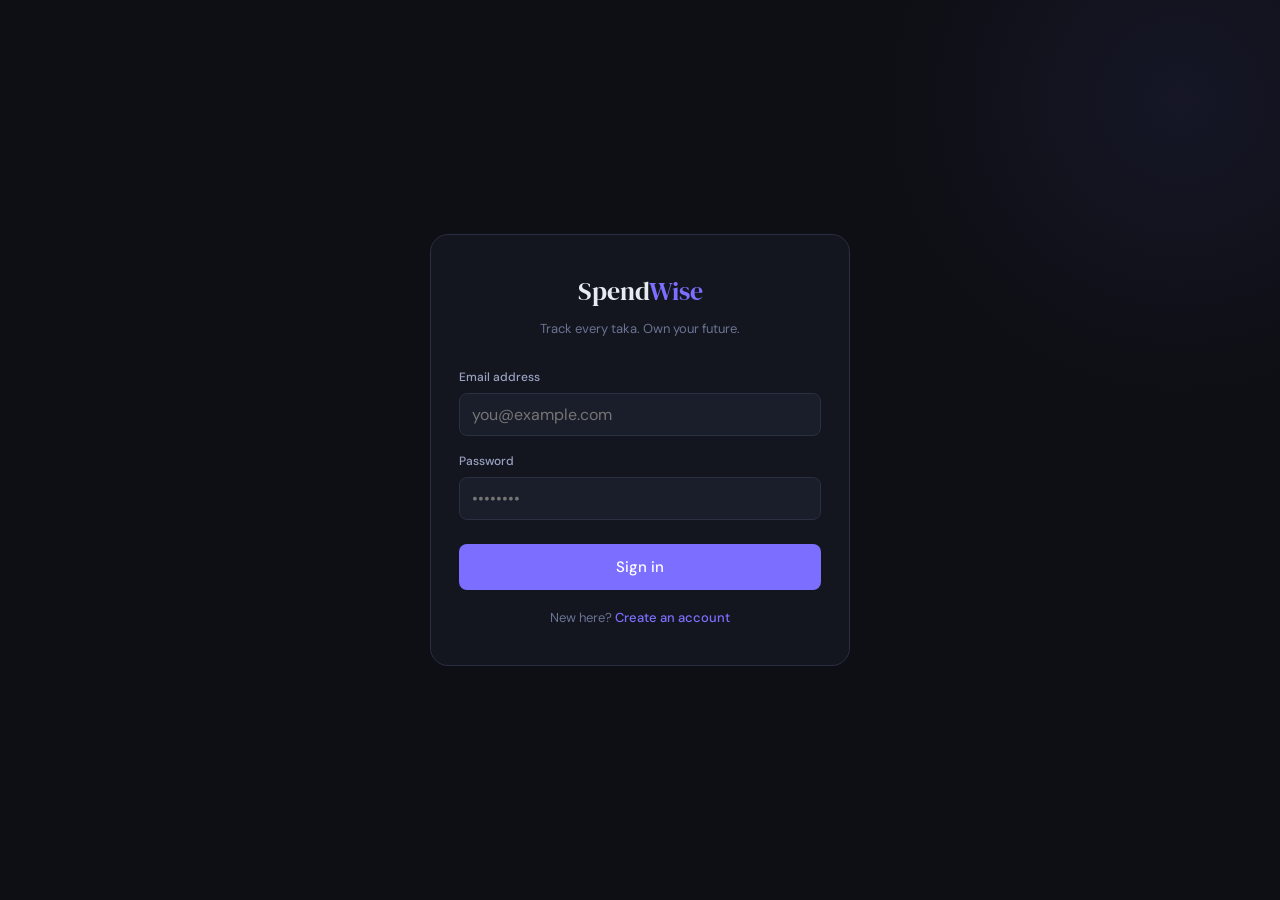
<file: frontend/index.html>
<!DOCTYPE html>
<html lang="en">
<head>
  <meta charset="UTF-8"/>
  <meta name="viewport" content="width=device-width, initial-scale=1.0"/>
  <meta name="theme-color" content="#0d0f14"/>
  <title>SpendWise — Sign In</title>
  <link rel="stylesheet" href="style.css"/>
</head>
<body>
<div class="auth-page">

  <!-- LOGIN -->
  <div class="auth-card" id="panel-login">
    <div class="auth-logo">Spend<span>Wise</span></div>
    <p class="auth-tagline">Track every taka. Own your future.</p>
    <form id="form-login" autocomplete="on">
      <div class="form-group">
        <label for="login-email">Email address</label>
        <input type="email" id="login-email" placeholder="you@example.com" required autocomplete="email"/>
      </div>
      <div class="form-group">
        <label for="login-password">Password</label>
        <input type="password" id="login-password" placeholder="••••••••" required autocomplete="current-password"/>
      </div>
      <button type="submit" class="btn btn-primary w-full" id="btn-login"
              style="margin-top:8px;height:46px;font-size:15px;">Sign in</button>
    </form>
    <p class="auth-switch">New here? <a href="#" id="show-register">Create an account</a></p>
  </div>

  <!-- REGISTER -->
  <div class="auth-card hidden" id="panel-register">
    <div class="auth-logo">Spend<span>Wise</span></div>
    <p class="auth-tagline">Start your financial journey today.</p>
    <form id="form-register" autocomplete="on">
      <div class="form-group">
        <label for="reg-name">Full name</label>
        <input type="text" id="reg-name" placeholder="Jane Doe" required autocomplete="name"/>
      </div>
      <div class="form-group">
        <label for="reg-email">Email address</label>
        <input type="email" id="reg-email" placeholder="you@example.com" required autocomplete="email"/>
      </div>
      <div class="form-group">
        <label for="reg-password">Password <span class="text-muted" style="font-weight:400;">(min 6 chars)</span></label>
        <input type="password" id="reg-password" placeholder="••••••••" required minlength="6" autocomplete="new-password"/>
      </div>
      <button type="submit" class="btn btn-primary w-full" id="btn-register"
              style="margin-top:8px;height:46px;font-size:15px;">Create account</button>
    </form>
    <p class="auth-switch">Already have an account? <a href="#" id="show-login">Sign in</a></p>
  </div>

</div>
<script src="app.js"></script>
<script>
  if (Auth.isLoggedIn()) window.location.href = 'dashboard.html';

  document.getElementById('show-register').addEventListener('click', e => {
    e.preventDefault();
    document.getElementById('panel-login').classList.add('hidden');
    document.getElementById('panel-register').classList.remove('hidden');
  });
  document.getElementById('show-login').addEventListener('click', e => {
    e.preventDefault();
    document.getElementById('panel-register').classList.add('hidden');
    document.getElementById('panel-login').classList.remove('hidden');
  });

  document.getElementById('form-login').addEventListener('submit', async e => {
    e.preventDefault();
    const btn = document.getElementById('btn-login');
    btn.disabled = true; btn.innerHTML = '<span class="spinner"></span>';
    try {
      const res = await api.post('/auth/login', {
        email: document.getElementById('login-email').value.trim(),
        password: document.getElementById('login-password').value
      });
      Auth.save(res.data.token, { id: res.data.userId, name: res.data.name, email: res.data.email });
      Toast.success('Welcome back, ' + res.data.name + '!');
      setTimeout(() => window.location.href = 'dashboard.html', 500);
    } catch (err) {
      Toast.error(err.message || 'Login failed');
      btn.disabled = false; btn.innerHTML = 'Sign in';
    }
  });

  document.getElementById('form-register').addEventListener('submit', async e => {
    e.preventDefault();
    const btn = document.getElementById('btn-register');
    btn.disabled = true; btn.innerHTML = '<span class="spinner"></span>';
    try {
      const res = await api.post('/auth/register', {
        name: document.getElementById('reg-name').value.trim(),
        email: document.getElementById('reg-email').value.trim(),
        password: document.getElementById('reg-password').value
      });
      Auth.save(res.data.token, { id: res.data.userId, name: res.data.name, email: res.data.email });
      Toast.success('Account created! Welcome, ' + res.data.name + '!');
      setTimeout(() => window.location.href = 'dashboard.html', 500);
    } catch (err) {
      Toast.error(err.message || 'Registration failed');
      btn.disabled = false; btn.innerHTML = 'Create account';
    }
  });
</script>
</body>
</html>
</file>
<file: frontend/style.css>
@import url('https://fonts.googleapis.com/css2?family=DM+Serif+Display:ital@0;1&family=DM+Sans:ital,opsz,wght@0,9..40,300;0,9..40,400;0,9..40,500;0,9..40,600;1,9..40,300&display=swap');

:root {
  --bg:          #0d0f14;
  --surface:     #13161e;
  --surface-2:   #1a1e2a;
  --surface-3:   #222738;
  --border:      #2a2f42;
  --border-2:    #353c56;
  --text:        #e8eaf2;
  --text-muted:  #6b7394;
  --text-dim:    #9ba3c4;
  --accent:      #7c6fff;
  --accent-2:    #5e56e0;
  --accent-glow: rgba(124,111,255,0.18);
  --income:      #34d87a;
  --income-bg:   rgba(52,216,122,0.12);
  --expense:     #ff5e7e;
  --expense-bg:  rgba(255,94,126,0.12);
  --warning:     #f5a623;
  --warning-bg:  rgba(245,166,35,0.12);
  --radius:      12px;
  --radius-sm:   8px;
  --radius-lg:   18px;
  --sidebar-w:   240px;
  --header-h:    60px;
  --font-serif:  'DM Serif Display', Georgia, serif;
  --font-sans:   'DM Sans', system-ui, sans-serif;
  --transition:  .18s cubic-bezier(.4,0,.2,1);
}

/* ── Reset ─────────────────────────────────────────────────────────────── */
*, *::before, *::after { box-sizing: border-box; margin: 0; padding: 0; }
html { scroll-behavior: smooth; }

html, body {
  background: #0d0f14 !important;
  color: #e8eaf2;
  min-height: 100vh;
  font-family: 'DM Sans', system-ui, sans-serif;
  font-size: 15px;
  line-height: 1.6;
  -webkit-font-smoothing: antialiased;
  overflow-x: hidden;
}

/* ── App Layout ─────────────────────────────────────────────────────────── */
.app-layout {
  display: flex;
  min-height: 100vh;
  background: #0d0f14;
}

/* ── Sidebar ────────────────────────────────────────────────────────────── */
.sidebar {
  width: var(--sidebar-w);
  background: var(--surface);
  border-right: 1px solid var(--border);
  display: flex;
  flex-direction: column;
  position: fixed;
  top: 0; left: 0; bottom: 0;
  z-index: 300;
  transition: transform .25s cubic-bezier(.4,0,.2,1);
  overflow-y: auto;
  overflow-x: hidden;
}

.sidebar-logo { padding: 24px 20px 18px; border-bottom: 1px solid var(--border); flex-shrink: 0; }
.sidebar-logo .brand { font-family: var(--font-serif); font-size: 22px; color: var(--text); }
.sidebar-logo .brand span { color: var(--accent); }

.sidebar-user {
  padding: 14px 16px;
  display: flex; align-items: center; gap: 10px;
  border-bottom: 1px solid var(--border);
  flex-shrink: 0;
}

.user-avatar {
  width: 34px; height: 34px; border-radius: 50%;
  background: linear-gradient(135deg, var(--accent), #5e56e0);
  display: flex; align-items: center; justify-content: center;
  font-size: 13px; font-weight: 600; color: #fff; flex-shrink: 0;
}

.user-info { min-width: 0; }
.user-info .name  { font-size: 13px; font-weight: 500; white-space: nowrap; overflow: hidden; text-overflow: ellipsis; color: var(--text); line-height: 1.2; }
.user-info .email { font-size: 11px; color: var(--text-muted); white-space: nowrap; overflow: hidden; text-overflow: ellipsis; }

.sidebar-nav { flex: 1; padding: 10px; display: flex; flex-direction: column; gap: 2px; overflow-y: auto; }

.nav-section-label { font-size: 10px; font-weight: 600; letter-spacing: 1px; color: var(--text-muted); text-transform: uppercase; padding: 10px 8px 6px; }

.nav-link {
  display: flex; align-items: center; gap: 10px;
  padding: 10px 12px; border-radius: var(--radius-sm);
  color: var(--text-dim); text-decoration: none;
  font-size: 14px; font-weight: 400;
  transition: background var(--transition), color var(--transition);
  -webkit-tap-highlight-color: transparent;
}
.nav-link .nav-icon { width: 18px; height: 18px; opacity: 0.7; flex-shrink: 0; }
.nav-link:hover  { background: var(--surface-2); color: var(--text); }
.nav-link.active { background: var(--accent-glow); color: var(--accent); font-weight: 500; }
.nav-link.active .nav-icon { opacity: 1; }

.sidebar-footer { padding: 12px; border-top: 1px solid var(--border); flex-shrink: 0; }

/* ── Sidebar Overlay ────────────────────────────────────────────────────── */
.sidebar-overlay {
  display: none;
  position: fixed; inset: 0;
  background: rgba(0,0,0,0.6);
  z-index: 299;
  backdrop-filter: blur(2px);
}
.sidebar-overlay.active { display: block; }

/* ── Main Content ───────────────────────────────────────────────────────── */
.main-content {
  margin-left: var(--sidebar-w);
  flex: 1;
  display: flex;
  flex-direction: column;
  min-height: 100vh;
  min-width: 0;
  background: var(--bg);
}

/* ── Page Header ────────────────────────────────────────────────────────── */
.page-header {
  height: var(--header-h);
  padding: 0 28px;
  display: flex; align-items: center; gap: 12px;
  border-bottom: 1px solid var(--border);
  background: var(--surface);
  position: sticky; top: 0; z-index: 50;
}

.page-title { font-family: var(--font-serif); font-size: 20px; font-weight: 400; min-width: 0; flex: 1; }
.page-title .subtitle { font-family: var(--font-sans); font-size: 12px; color: var(--text-muted); font-weight: 400; }

.header-actions { display: flex; align-items: center; gap: 8px; flex-shrink: 0; }

.page-body { padding: 24px 28px; flex: 1; }

/* ── Cards ──────────────────────────────────────────────────────────────── */
.card { background: var(--surface); border: 1px solid var(--border); border-radius: var(--radius); padding: 20px; }
.card-title { font-size: 11px; font-weight: 600; letter-spacing: 0.8px; text-transform: uppercase; color: var(--text-muted); margin-bottom: 12px; }

/* ── Stats Grid ─────────────────────────────────────────────────────────── */
.stats-grid {
  display: grid;
  grid-template-columns: repeat(3, 1fr);
  gap: 14px;
  margin-bottom: 20px;
}

.stat-card {
  background: var(--surface); border: 1px solid var(--border);
  border-radius: var(--radius); padding: 18px 20px;
  position: relative; overflow: hidden;
}
.stat-card::before { content: ''; position: absolute; top: 0; left: 0; right: 0; height: 3px; }
.stat-card.income::before  { background: var(--income); }
.stat-card.expense::before { background: var(--expense); }
.stat-card.balance::before { background: var(--accent); }

.stat-label { font-size: 11px; font-weight: 600; letter-spacing: 0.8px; text-transform: uppercase; color: var(--text-muted); margin-bottom: 8px; }
.stat-value { font-family: var(--font-serif); font-size: 26px; letter-spacing: -0.8px; line-height: 1; word-break: break-all; }
.stat-value.income  { color: var(--income); }
.stat-value.expense { color: var(--expense); }
.stat-value.balance { color: var(--accent); }
.stat-sub { font-size: 12px; color: var(--text-muted); margin-top: 6px; }

/* ── Charts Grid ────────────────────────────────────────────────────────── */
.charts-grid { display: grid; grid-template-columns: 2fr 1fr; gap: 14px; margin-bottom: 20px; }
.chart-container { position: relative; height: 220px; }

/* ── Bottom Row ─────────────────────────────────────────────────────────── */
.bottom-row { display: grid; grid-template-columns: 1fr 1fr; gap: 14px; }

/* ── Table ──────────────────────────────────────────────────────────────── */
.table-wrapper { overflow-x: auto; -webkit-overflow-scrolling: touch; }
table { width: 100%; border-collapse: collapse; min-width: 580px; }
thead th { padding: 10px 12px; text-align: left; font-size: 11px; font-weight: 600; letter-spacing: 0.8px; text-transform: uppercase; color: var(--text-muted); border-bottom: 1px solid var(--border); white-space: nowrap; }
tbody tr { border-bottom: 1px solid var(--border); transition: background var(--transition); }
tbody tr:last-child { border-bottom: none; }
tbody tr:hover { background: var(--surface-2); }
tbody td { padding: 11px 12px; font-size: 14px; color: var(--text); }

/* ── Badges ─────────────────────────────────────────────────────────────── */
.badge { display: inline-flex; align-items: center; gap: 4px; padding: 3px 9px; border-radius: 999px; font-size: 11px; font-weight: 600; text-transform: capitalize; white-space: nowrap; }
.badge-income    { background: var(--income-bg);  color: var(--income); }
.badge-expense   { background: var(--expense-bg); color: var(--expense); }
.badge-recurring { background: rgba(124,111,255,0.15); color: var(--accent); }
.badge-warning   { background: var(--warning-bg); color: var(--warning); }

/* ── Buttons ────────────────────────────────────────────────────────────── */
.btn {
  display: inline-flex; align-items: center; justify-content: center; gap: 6px;
  padding: 9px 16px; border-radius: var(--radius-sm);
  font-family: var(--font-sans); font-size: 14px; font-weight: 500;
  cursor: pointer; border: none;
  transition: all var(--transition);
  white-space: nowrap; text-decoration: none;
  -webkit-tap-highlight-color: transparent; touch-action: manipulation;
}
.btn-primary { background: var(--accent); color: #fff; }
.btn-primary:hover  { background: var(--accent-2); }
.btn-ghost { background: transparent; color: var(--text-dim); border: 1px solid var(--border); }
.btn-ghost:hover { background: var(--surface-2); color: var(--text); }
.btn-danger { background: transparent; color: var(--expense); border: 1px solid rgba(255,94,126,0.3); }
.btn-danger:hover { background: var(--expense-bg); }
.btn-sm   { padding: 6px 12px; font-size: 12px; }
.btn-icon { padding: 7px; width: 32px; height: 32px; }

/* ── Forms ──────────────────────────────────────────────────────────────── */
.form-group { margin-bottom: 16px; }
label { display: block; font-size: 12px; font-weight: 500; color: var(--text-dim); margin-bottom: 6px; }
input, select, textarea {
  width: 100%; background: var(--surface-2); border: 1px solid var(--border);
  border-radius: var(--radius-sm); color: var(--text);
  font-family: var(--font-sans); font-size: 16px;
  padding: 10px 12px; outline: none;
  transition: border-color var(--transition), box-shadow var(--transition);
  appearance: auto;
}
input:focus, select:focus, textarea:focus { border-color: var(--accent); box-shadow: 0 0 0 3px var(--accent-glow); }
select option { background: var(--surface-2); color: var(--text); }
textarea { resize: vertical; min-height: 80px; }
.form-row   { display: grid; grid-template-columns: 1fr 1fr; gap: 14px; }
.form-row-3 { display: grid; grid-template-columns: 1fr 1fr 1fr; gap: 14px; }
.checkbox-group { display: flex; align-items: center; gap: 8px; }
.checkbox-group input[type="checkbox"] { width: 18px; height: 18px; accent-color: var(--accent); cursor: pointer; flex-shrink: 0; }
.checkbox-group label { margin: 0; font-size: 14px; cursor: pointer; }

/* ── Filters ────────────────────────────────────────────────────────────── */
.filters-bar {
  display: flex; flex-wrap: wrap; gap: 10px;
  margin-bottom: 18px; padding: 14px 16px;
  background: var(--surface); border: 1px solid var(--border); border-radius: var(--radius);
}
.filters-bar input,
.filters-bar select { width: auto; flex: 1; min-width: 130px; padding: 8px 12px; font-size: 14px; }
.filter-keyword { flex: 2 1 220px !important; }
.filter-actions { display: flex; gap: 8px; flex-shrink: 0; }

/* ── Progress Bar ───────────────────────────────────────────────────────── */
.progress-bar { height: 8px; background: var(--surface-3); border-radius: 999px; overflow: hidden; margin: 8px 0; }
.progress-fill { height: 100%; border-radius: 999px; transition: width .5s ease; background: var(--accent); }
.progress-fill.over    { background: var(--expense); }
.progress-fill.warning { background: var(--warning); }

/* ── Pagination ─────────────────────────────────────────────────────────── */
.pagination { display: flex; align-items: center; justify-content: center; gap: 4px; margin-top: 16px; flex-wrap: wrap; padding: 8px; }
.page-btn { width: 34px; height: 34px; display: flex; align-items: center; justify-content: center; border-radius: var(--radius-sm); border: 1px solid var(--border); background: transparent; color: var(--text-dim); cursor: pointer; font-size: 13px; transition: all var(--transition); touch-action: manipulation; }
.page-btn:hover  { background: var(--surface-2); color: var(--text); }
.page-btn.active { background: var(--accent); border-color: var(--accent); color: #fff; }
.page-btn:disabled { opacity: 0.4; cursor: not-allowed; }

/* ── Modal ──────────────────────────────────────────────────────────────── */
.modal-overlay {
  position: fixed; inset: 0;
  background: rgba(0,0,0,0.65); backdrop-filter: blur(4px);
  z-index: 400;
  display: flex; align-items: flex-end; justify-content: center;
  opacity: 0; pointer-events: none;
  transition: opacity .2s ease;
}
.modal-overlay.open { opacity: 1; pointer-events: all; }
.modal {
  background: var(--surface); border: 1px solid var(--border);
  border-radius: var(--radius-lg) var(--radius-lg) 0 0;
  padding: 0 20px 36px;
  width: 100%; max-height: 92vh;
  overflow-y: auto; -webkit-overflow-scrolling: touch;
  transform: translateY(100%);
  transition: transform .28s cubic-bezier(.4,0,.2,1);
}
.modal-overlay.open .modal { transform: translateY(0); }
.modal-handle { width: 36px; height: 4px; background: var(--border-2); border-radius: 2px; margin: 14px auto 18px; }
.modal-header { display: flex; align-items: center; justify-content: space-between; margin-bottom: 20px; }
.modal-title  { font-family: var(--font-serif); font-size: 20px; font-weight: 400; }
.modal-close  { width: 30px; height: 30px; border: none; background: var(--surface-2); border-radius: 50%; color: var(--text-muted); cursor: pointer; display: flex; align-items: center; justify-content: center; font-size: 16px; }
.modal-footer { display: flex; justify-content: flex-end; gap: 10px; margin-top: 20px; padding-top: 16px; border-top: 1px solid var(--border); }

/* ── Auth ───────────────────────────────────────────────────────────────── */
.auth-page {
  min-height: 100vh; display: flex; align-items: center; justify-content: center;
  padding: 16px; background: var(--bg); position: relative; overflow: hidden;
}
.auth-page::before {
  content: ''; position: absolute; width: 600px; height: 600px; border-radius: 50%;
  background: radial-gradient(circle, rgba(124,111,255,0.08), transparent 70%);
  top: -200px; right: -200px; pointer-events: none;
}
.auth-card { background: var(--surface); border: 1px solid var(--border); border-radius: var(--radius-lg); padding: 36px 28px; width: 100%; max-width: 420px; }
.auth-logo { font-family: var(--font-serif); font-size: 26px; text-align: center; margin-bottom: 6px; }
.auth-logo span { color: var(--accent); }
.auth-tagline { text-align: center; color: var(--text-muted); font-size: 13px; margin-bottom: 28px; }
.auth-switch { text-align: center; font-size: 13px; color: var(--text-muted); margin-top: 18px; }
.auth-switch a { color: var(--accent); text-decoration: none; font-weight: 500; }

/* ── Toast ──────────────────────────────────────────────────────────────── */
.toast-container { position: fixed; bottom: 16px; right: 16px; z-index: 999; display: flex; flex-direction: column; gap: 8px; max-width: calc(100vw - 32px); }
.toast { display: flex; align-items: center; gap: 10px; padding: 12px 16px; background: var(--surface); border: 1px solid var(--border); border-radius: var(--radius); font-size: 14px; min-width: 240px; animation: slideIn .22s ease; }
.toast.success { border-left: 3px solid var(--income); }
.toast.error   { border-left: 3px solid var(--expense); }
.toast.info    { border-left: 3px solid var(--accent); }
@keyframes slideIn { from { transform: translateX(40px); opacity: 0; } to { transform: translateX(0); opacity: 1; } }

/* ── Category Bars ──────────────────────────────────────────────────────── */
.category-bar-item { margin-bottom: 14px; }
.category-bar-header { display: flex; justify-content: space-between; align-items: center; margin-bottom: 6px; font-size: 13px; flex-wrap: wrap; gap: 4px; }
.category-bar-name { font-weight: 500; }
.category-bar-pct  { color: var(--text-muted); font-size: 12px; }

/* ── Empty / Spinner ────────────────────────────────────────────────────── */
.empty-state { text-align: center; padding: 48px 20px; color: var(--text-muted); }
.empty-state .empty-icon { font-size: 42px; margin-bottom: 10px; opacity: 0.5; }
.empty-state p { font-size: 14px; }
.spinner { width: 22px; height: 22px; border: 2px solid var(--border-2); border-top-color: var(--accent); border-radius: 50%; animation: spin .7s linear infinite; display: inline-block; }
@keyframes spin { to { transform: rotate(360deg); } }

/* ── Hamburger ──────────────────────────────────────────────────────────── */
.hamburger {
  display: none;
  flex-direction: column; gap: 5px;
  cursor: pointer; padding: 6px;
  border: none; background: transparent; flex-shrink: 0;
  -webkit-tap-highlight-color: transparent;
}
.hamburger span { display: block; width: 22px; height: 2px; background: var(--text); border-radius: 2px; transition: all var(--transition); }
.hamburger.active span:nth-child(1) { transform: translateY(7px) rotate(45deg); }
.hamburger.active span:nth-child(2) { opacity: 0; }
.hamburger.active span:nth-child(3) { transform: translateY(-7px) rotate(-45deg); }

/* ── Utilities ──────────────────────────────────────────────────────────── */
.flex { display: flex; }
.items-center { align-items: center; }
.justify-between { justify-content: space-between; }
.gap-2 { gap: 8px; }
.mt-4 { margin-top: 16px; }
.mb-4 { margin-bottom: 16px; }
.text-muted   { color: var(--text-muted); }
.text-sm      { font-size: 13px; }
.text-xs      { font-size: 11px; }
.w-full       { width: 100%; }
.text-income  { color: var(--income); }
.text-expense { color: var(--expense); }
.text-accent  { color: var(--accent); }
.hidden { display: none !important; }

/* ════════════════════════════════════════════════════════════
   RESPONSIVE — Tablet ≤ 1024px
════════════════════════════════════════════════════════════ */
@media (max-width: 1024px) {
  :root { --sidebar-w: 220px; }
  .page-body    { padding: 20px; }
  .page-header  { padding: 0 20px; }
  .charts-grid  { grid-template-columns: 1fr; }
  .bottom-row   { grid-template-columns: 1fr; }
}

/* ════════════════════════════════════════════════════════════
   RESPONSIVE — Mobile ≤ 768px
════════════════════════════════════════════════════════════ */
@media (max-width: 768px) {
  /* Hide sidebar off-screen */
  .sidebar {
    transform: translateX(-100%) !important;
    width: 260px;
    box-shadow: none;
  }
  .sidebar.open {
    transform: translateX(0) !important;
    box-shadow: 8px 0 32px rgba(0,0,0,0.5);
  }

  /* Remove left margin so content fills full width */
  .main-content {
    margin-left: 0 !important;
    width: 100% !important;
  }

  /* Show hamburger */
  .hamburger { display: flex !important; }

  /* Header */
  .page-header  { padding: 0 16px; }
  .page-body    { padding: 16px; }

  /* Stats: 2 columns */
  .stats-grid { grid-template-columns: 1fr 1fr !important; }

  /* Charts: single column */
  .charts-grid    { grid-template-columns: 1fr !important; }
  .chart-container { height: 200px; }

  /* Bottom row: single column */
  .bottom-row { grid-template-columns: 1fr !important; }

  /* Forms: single column */
  .form-row, .form-row-3 { grid-template-columns: 1fr !important; }

  /* Modal */
  .modal-footer { flex-direction: column-reverse; }
  .modal-footer .btn { width: 100%; justify-content: center; }

  /* Title */
  .page-title { font-size: 18px; }
  .page-title .subtitle { display: none; }
}

/* ════════════════════════════════════════════════════════════
   RESPONSIVE — Small mobile ≤ 480px
════════════════════════════════════════════════════════════ */
@media (max-width: 480px) {
  .page-body    { padding: 12px !important; }
  .page-header  { padding: 0 12px !important; height: 52px !important; }

  /* Stats: single column */
  .stats-grid { grid-template-columns: 1fr !important; }
  .stat-value { font-size: 22px; }
  .stat-card  { padding: 14px 16px; }

  .chart-container { height: 180px; }

  /* Auth */
  .auth-card { padding: 28px 18px; }

  /* Toast */
  .toast-container { left: 12px; right: 12px; bottom: 12px; }
  .toast { min-width: unset; width: 100%; max-width: 100%; }

  /* Filters stack */
  .filters-bar { gap: 8px; padding: 12px; }
  .filters-bar input,
  .filters-bar select { min-width: unset; flex: 1 1 45%; }
  .filter-keyword { flex: 1 1 100% !important; }
  .filter-actions { width: 100%; }
  .filter-actions .btn { flex: 1; justify-content: center; }

  .page-title { font-size: 16px; }
  .header-actions { gap: 6px; }
}
</file>
